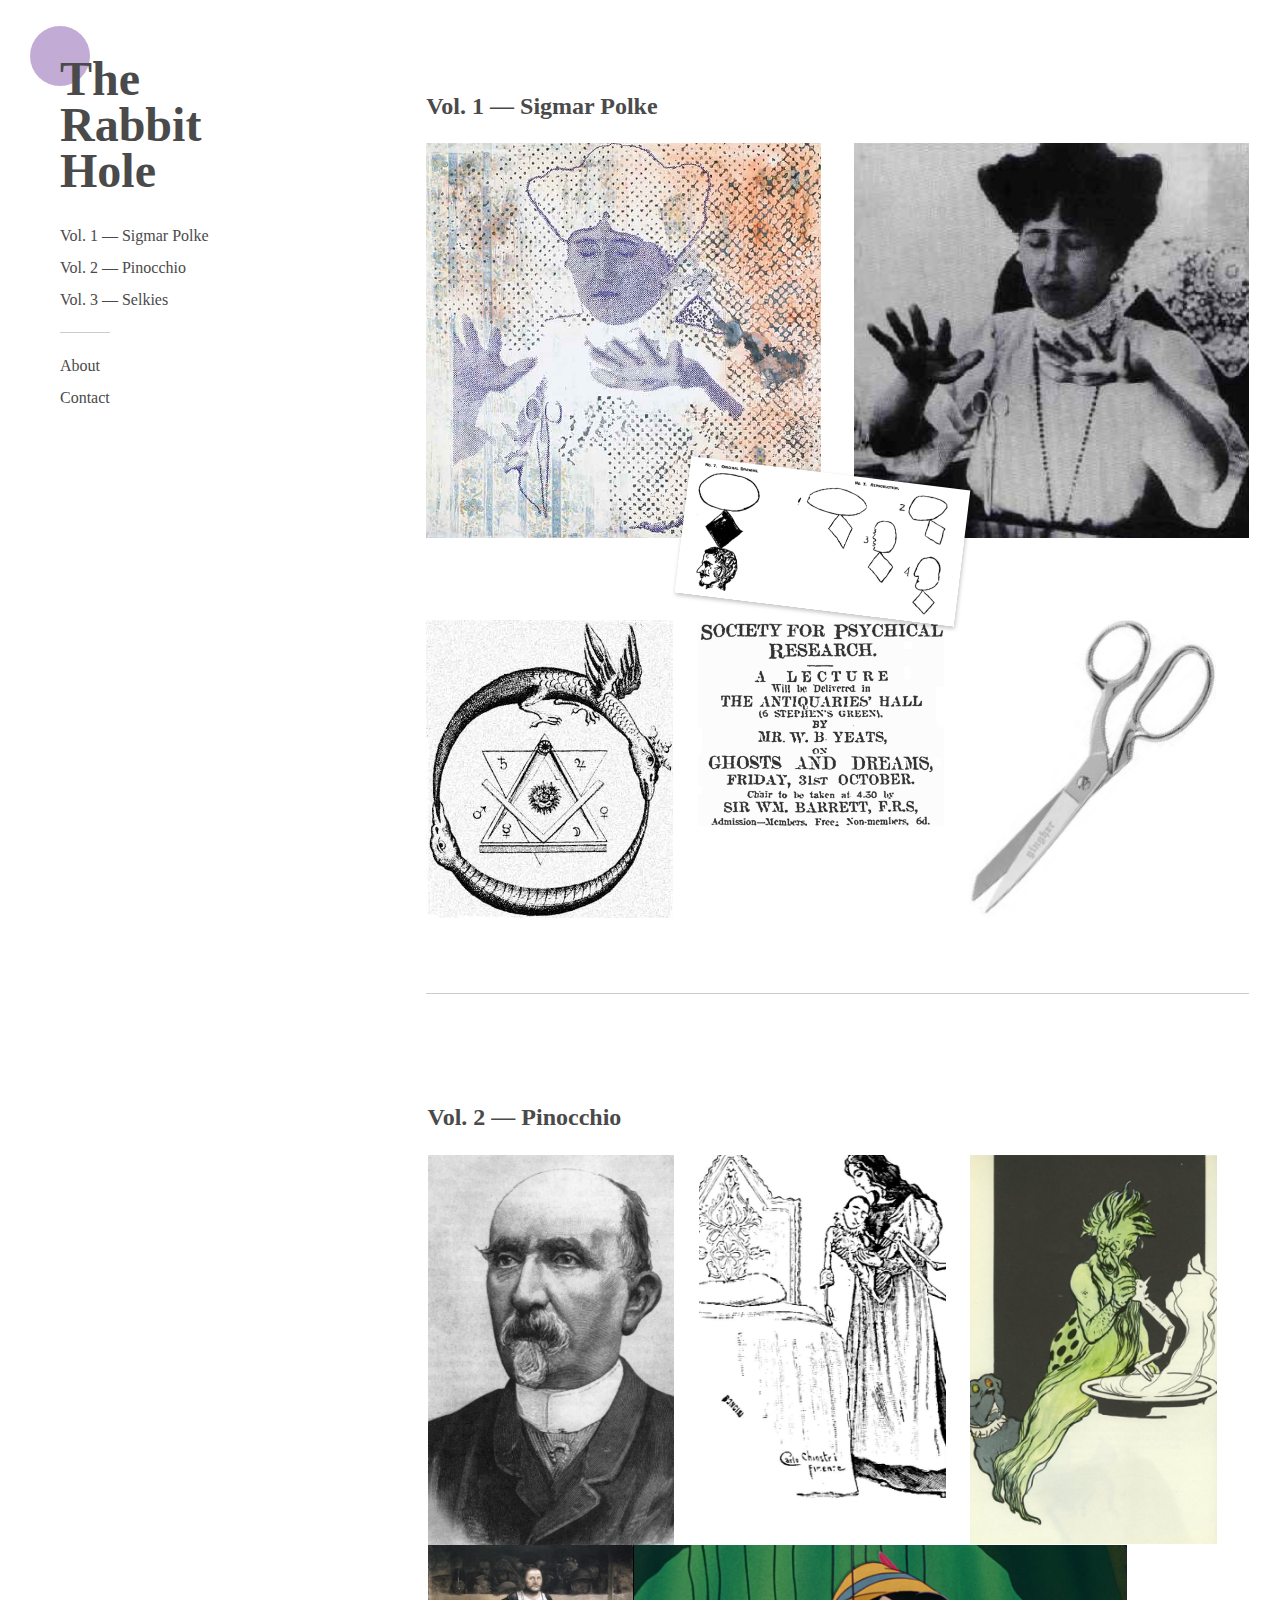
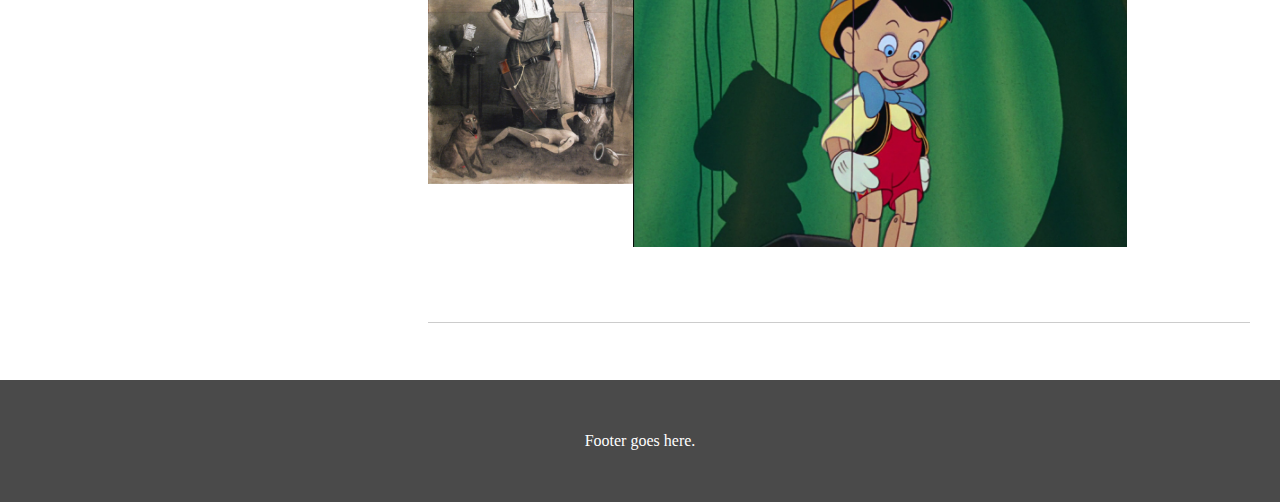
<file: index.html>
<!doctype html>
<html class="no-js" lang="">
<head>
  <meta charset="utf-8">
  <meta http-equiv="X-UA-Compatible" content="IE=edge">
  <title></title>
  <meta name="description" content="">
  <meta name="viewport" content="width=device-width, initial-scale=1">

  <link rel="apple-touch-icon" href="apple-touch-icon.png">
  <!-- Place favicon.ico in the root directory -->

  <link rel="stylesheet" href="css/normalize.css">
  <link rel="stylesheet" href="css/main.css">
  <script src="js/vendor/modernizr-2.8.3.min.js"></script>
</head>
<body>
  <!--[if lt IE 8]>
      <p class="browserupgrade">You are using an <strong>outdated</strong> browser. Please <a href="http://browsehappy.com/">upgrade your browser</a> to improve your experience.</p>
  <![endif]-->

  <!-- Add your site or application content here -->

  <header>
    <div class="sidenav">
      <h1><a href="index.html">The<br>Rabbit<br>Hole</a></h1>
      <nav>
      <a class="navlink" href="#">Vol. 1 — Sigmar Polke</a>
        <a class="navlink" href="#">Vol. 2 — Pinocchio</a>
        <a class="navlink" href="#">Vol. 3 — Selkies</a>
        <hr class="navhr">
        <a class="navlink" href="#">About</a>
        <a class="navlink" href="#">Contact</a>
      </nav>
      <div class="hole"></div>
    </div>
  </header>

  <div class="firstarticle collage1">
    <a class="label clearfix" href="page2.html">
      <h2>Vol. 1 — Sigmar Polke</h2>
      <img class="sigmar" src="img/vol1/sigmar_polke_scissors.jpg" alt="Sigmar Polke">
      <img class="stanislawa" src="img/vol1/stanislawa.jpg" alt="Stanislawa">
      <img class="drawing" src="img/vol1/drawing_believing.jpg" alt="Drawing Believing">
      <img class="oroboro" src="img/vol1/oroboro.jpg" alt="Oroboro">
      <img class="society" src="img/vol1/society.jpg" alt="Society">
      <img class="scissors" src="img/vol1/scissors.png" alt="Scissors">

    </a>
    <hr class="articlehr">
  </div>

  <div class="secondarticle collage2">
    <a class="label clearfix" href="#">
      <h2>Vol. 2 — Pinocchio</h2>
      <img class="carlo" src="img/vol2/carlo_collodi.png" alt="Carlo Collodi">
      <img class="fairy" src="img/vol2/fairy_woodcut.png" alt="Blue Fairy Woodcut">
      <img class="fisherman" src="img/vol2/greenfisherman.png" alt="Green Fisherman">
      <img class="morte" src="img/vol2/una_probabile_morte.png" alt="Une Probabile Morte de Pinocchio">
      <img class="disney" src="img/vol2/pinocchio_1940.png" alt="Disney's Pinocchio">
    </a>
    <hr class="articlehr">
  </div>



<!--           <div class="article">
            <a class="label" href="#">
            <h2>Vol. 2 — Barbara "Joe" Carstairs</h2>
            <img class="sigmar" src="img/vol1/sigmar_polke_scissors.jpg" alt="Sigmar Polke">
            <img class="stanislawa" src="img/vol1/stanislawa.jpg" alt="Stanislawa">
            <img class="oroboro" src="img/vol1/oroboro.jpg" alt="Oroboro">
            <img class="drawing" src="img/vol1/drawing_believing.jpg" alt="Drawing Believing">
            <img class="society" src="img/vol1/society.jpg" alt="Society">
            <img class="scissors" src="img/vol1/scissors.jpg" alt="Scissors">
        </a>
      </div> -->

      <footer>Footer goes here.</footer>

      <script src="//ajax.googleapis.com/ajax/libs/jquery/1.11.2/jquery.min.js"></script>
      <script>window.jQuery || document.write('<script src="js/vendor/jquery-1.11.2.min.js"><\/script>')</script>
      <script src="js/plugins.js"></script>
      <script src="js/main.js"></script>

      <!-- Google Analytics: change UA-XXXXX-X to be your site's ID. -->
      <script>
        (function(b,o,i,l,e,r){b.GoogleAnalyticsObject=l;b[l]||(b[l]=
          function(){(b[l].q=b[l].q||[]).push(arguments)});b[l].l=+new Date;
        e=o.createElement(i);r=o.getElementsByTagName(i)[0];
        e.src='//www.google-analytics.com/analytics.js';
        r.parentNode.insertBefore(e,r)}(window,document,'script','ga'));
        ga('create','UA-XXXXX-X','auto');ga('send','pageview');
      </script>
    </body>
    </html>
</file>
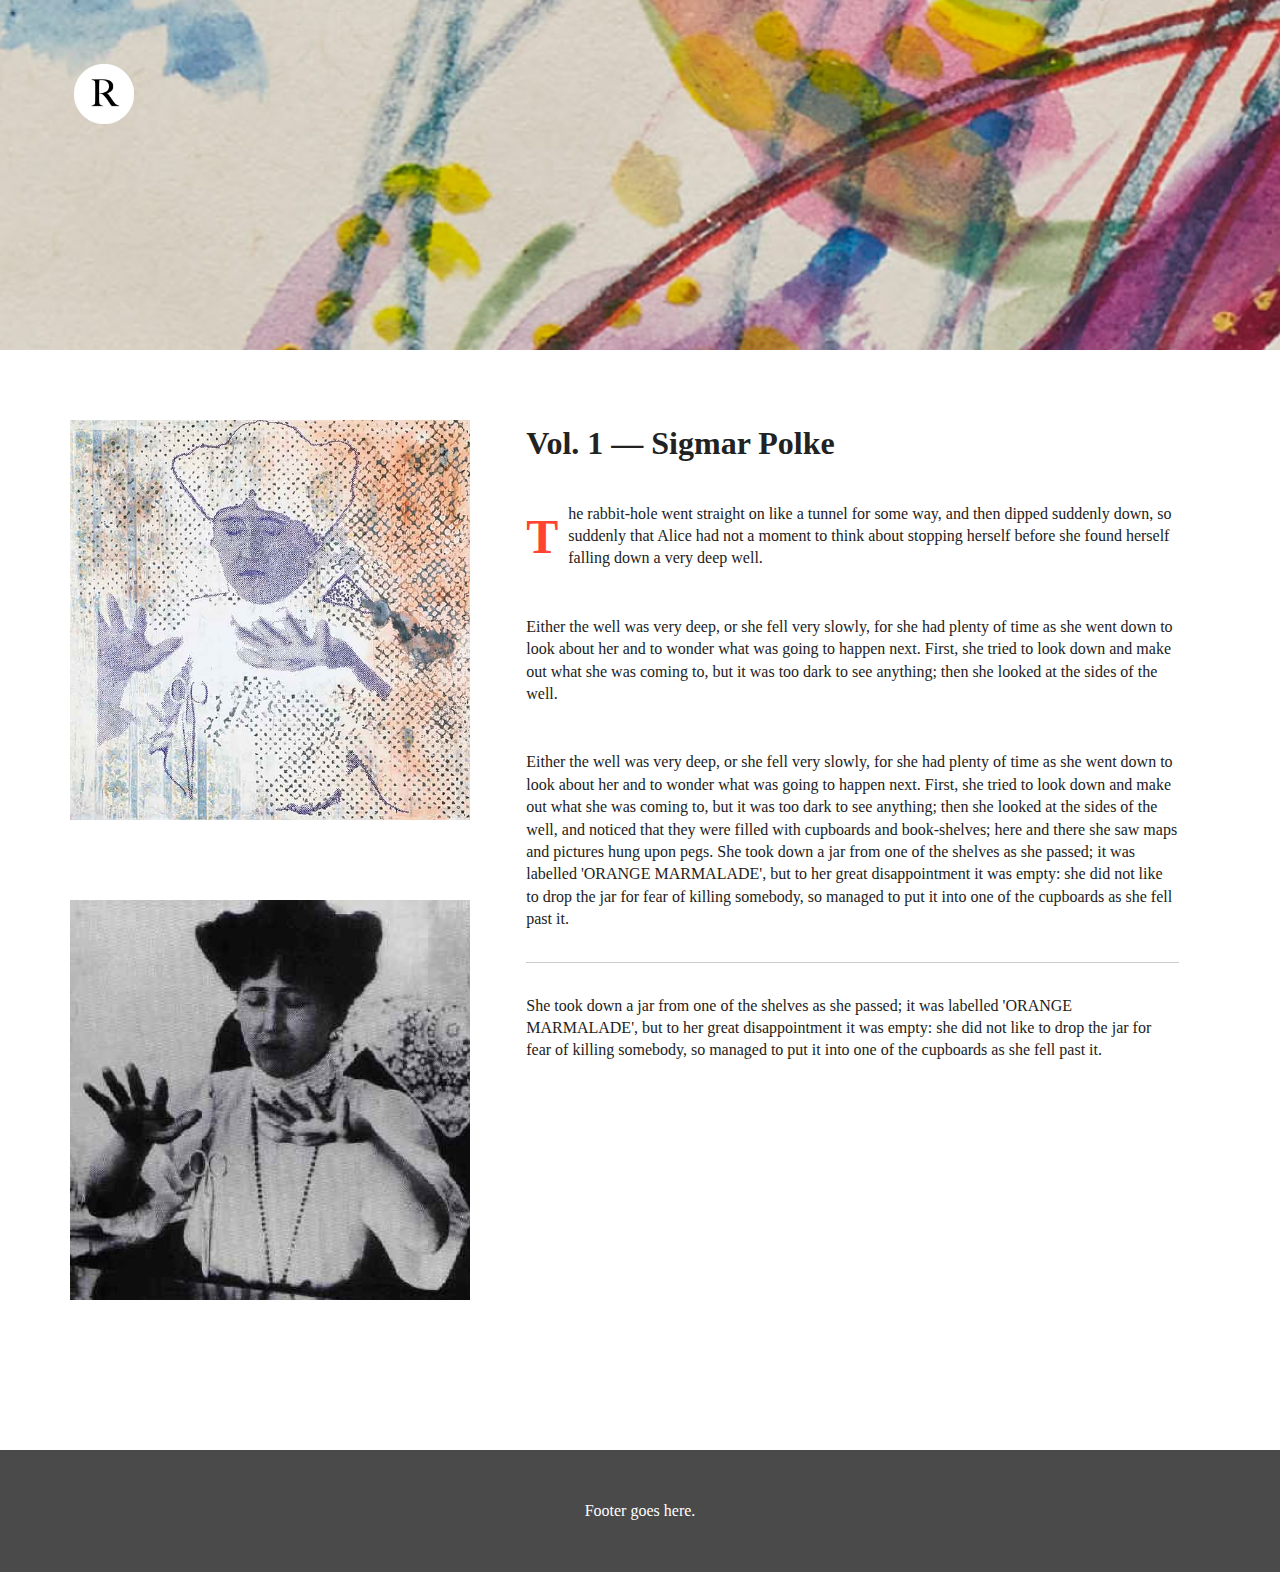
<file: page2.html>
<!doctype html>
<html class="no-js" lang="">
    <head>
        <meta charset="utf-8">
        <meta http-equiv="X-UA-Compatible" content="IE=edge">
        <title></title>
        <meta name="description" content="">
        <meta name="viewport" content="width=device-width, initial-scale=1">

        <link rel="apple-touch-icon" href="apple-touch-icon.png">
        <!-- Place favicon.ico in the root directory -->

        <link rel="stylesheet" href="css/normalize.css">
        <link rel="stylesheet" href="css/main.css">
        <script src="js/vendor/modernizr-2.8.3.min.js"></script>
    </head>
    <body>
        <!--[if lt IE 8]>
            <p class="browserupgrade">You are using an <strong>outdated</strong> browser. Please <a href="http://browsehappy.com/">upgrade your browser</a> to improve your experience.</p>
        <![endif]-->

        <!-- Add your site or application content here -->
        <header>
            <div class="header"></div>
            <a href="index.html">
            <img class="logo" src="img/vol1/logo.png">
            </a>
        </header>
        
<!--         <div class="sidebararticle collage1">
            <a class="label clearfix" href="page2.html">
              <img src="img/vol1/sigmar_polke_scissors.jpg" alt="Sigmar Polke">
              <img class="stanislawa" src="img/vol1/stanislawa.jpg" alt="Stanislawa">
              <img class="drawing drawing-sidebar" src="img/vol1/drawing_believing.jpg" alt="Drawing Believing">
              <img class="oroboro" src="img/vol1/oroboro.jpg" alt="Oroboro">
              <img class="society" src="img/vol1/society.jpg" alt="Society">
              <img class="scissors" src="img/vol1/scissors.png" alt="Scissors">
          </a>
      </div> -->

        

    <!--     <div class="sidenav"></div> -->    
        <div class="images">
            <img src="img/vol1/sigmar_polke_scissors.jpg" alt="Sigmar Polke">
            <img src="img/vol1/stanislawa.jpg" alt="Stanislawa">
        </div>

        <div class="articletext">
            <h1>Vol. 1 — Sigmar Polke</h1>
            <p class="intro body">The rabbit-hole went straight on like a tunnel for some way, and then dipped suddenly down, so suddenly that Alice had not a moment to think about stopping herself before she found herself falling down a very deep well. </p>

            <p class="body"> Either the well was very deep, or she fell very slowly, for she had plenty of time as she went down to look about her and to wonder what was going to happen next. First, she tried to look down and make out what she was coming to, but it was too dark to see anything; then she looked at the sides of the well.
            </p>

             <p class="body"> Either the well was very deep, or she fell very slowly, for she had plenty of time as she went down to look about her and to wonder what was going to happen next. First, she tried to look down and make out what she was coming to, but it was too dark to see anything; then she looked at the sides of the well, and noticed that they were filled with cupboards and book-shelves; here and there she saw maps and pictures hung upon pegs. She took down a jar from one of the shelves as she passed; it was labelled 'ORANGE MARMALADE', but to her great disappointment it was empty: she did not like to drop the jar for fear of killing somebody, so managed to put it into one of the cupboards as she fell past it.
            </p>
            
            <hr>

             <p class="body"> She took down a jar from one of the shelves as she passed; it was labelled 'ORANGE MARMALADE', but to her great disappointment it was empty: she did not like to drop the jar for fear of killing somebody, so managed to put it into one of the cupboards as she fell past it.
            </p>
        </div>

        <footer>Footer goes here.</footer>

        <script src="//ajax.googleapis.com/ajax/libs/jquery/1.11.2/jquery.min.js"></script>
        <script>window.jQuery || document.write('<script src="js/vendor/jquery-1.11.2.min.js"><\/script>')</script>
        <script src="js/plugins.js"></script>
        <script src="js/main.js"></script>

        <!-- Google Analytics: change UA-XXXXX-X to be your site's ID. -->
        <script>
            (function(b,o,i,l,e,r){b.GoogleAnalyticsObject=l;b[l]||(b[l]=
            function(){(b[l].q=b[l].q||[]).push(arguments)});b[l].l=+new Date;
            e=o.createElement(i);r=o.getElementsByTagName(i)[0];
            e.src='//www.google-analytics.com/analytics.js';
            r.parentNode.insertBefore(e,r)}(window,document,'script','ga'));
            ga('create','UA-XXXXX-X','auto');ga('send','pageview');
        </script>
    </body>
</html>
</file>
<file: css/main.css>
/*! HTML5 Boilerplate v5.0.0 | MIT License | http://h5bp.com/ */

/*
 * What follows is the result of much research on cross-browser styling.
 * Credit left inline and big thanks to Nicolas Gallagher, Jonathan Neal,
 * Kroc Camen, and the H5BP dev community and team.
 */

/* ==========================================================================
   Base styles: opinionated defaults
   ========================================================================== */
* {
  box-sizing: border-box;
}

html {
    color: #222;
    font-size: 1em;
    line-height: 1.4;
    font-family: 'Bodoni MT', 'Didot LT STD', 'Book Antiqua', 'Times New Roman', serif;
}

h1 a {
    text-decoration: none;
    font-size: 1.5em;
    color: #4a4a4a;
    line-height: .75em;
}

nav a:hover {
/*     height: 15px;
    width: 60px; */
    background-color: #C2ABD5;
    transition: all .3s ease-in-out;
}

.navhr {
    width: 50px;
}

.articlehr {
    margin-top: 75px;
}

a.label {
    text-decoration: none;
    color: #4a4a4a;
 
}

nav a {
    display: block;
    text-decoration: none;
    color: #4a4a4a;
    line-height: 2em;
}


h2 {
    padding-top: 30px;
}

.first {
    padding-top: 0px;
}

p {
    padding-top: 15px;
    padding-bottom: 15px;
}

.sidenav {
    text-decoration: none;
    width: 33.3%;
    float: left;
    padding: 40px 30px 20px 60px;
    position: relative;
}

.hole {
    height: 60px;
    width: 60px;
    background-color: #C2ABD5;
    border-radius: 40px;
    position: absolute;
    top: 6%;
    left: 7%;
    z-index: -2;
}
/* front page collage styles*/
.collage1 {
    position: relative;
    width:  66.6%;
    float: left;
    padding: 40px 30px 40px 0px;
}

.collage1 img:nth-of-type(-n+2) {
    width:  48%;
    float:  left;
}

.collage1 img:first-of-type {
    margin-right: 4%;

}

/* Last three images */
.collage1 img:nth-of-type(n+4) {
    width:  30%;
    float:  left;
    margin-top: 10%;
    margin-right: 3%;
}

/* image in the middle */
.collage1 img:nth-of-type(3) {
    position: absolute;
    transform: rotate(7deg);
    box-shadow: 1px 2px 4px rgba(0, 0, 0, .25);
    width: 33%;
    top: 45%;
    left: 30%;
    z-index: 5;
}

/* second collage
 */
.collage2 {
    position: relative;
    width:  66.6%;
    float: right;
    padding: 0px 30px 40px 0px;
}

.collage2 img:nth-of-type(-n+3) {
    width:  30%;
    float:  left;
    margin-right: 3%
}

.morte {
    clear: both;
    width: 25%;
    float:  left;
}

.disney {
    width: 60%;
    float:  left;
}
/* .collage2 img:nth-of-type(n+4) {
    width:  48%;
    float: left;
    margin-right: 4%;
    margin-top: 4%;
} */

/* .collage2 img:nth-of-type(5) {
    width:  60%;
    float:  left;
    margin-top: 4%;
} */

/* hover styles */
.collage1 img,
.collage2 img {
    transition: all .5s ease-in-out;
    box-shadow: 0;
    -webkit-transform: translateX(0);
    transform: translateX();
}

.collage1 img:hover,
.collage2 img:hover {
    box-shadow: 5px 5px #FF4531;
    -webkit-transform: translateX(-3px);
    transform: translateX(-3px);
}

/* Page 2 Styles */

.sidebararticle {
    width: 25%;
    float: left;
    padding: 40px 30px 20px 60px;
}

.sidebararticle img:nth-of-type(3) {
    left: 35%;
    top: 40%;
}
.articletext {
    float: left;
}

 .sidenav2 {
    font-size: .5em;
    padding: 40px 30px 20px 60px;
 }

.article {
    width: 66.6%;
    position: relative;
    float: right;
    padding: 0px 30px 40px 0px;
}

.articleimage {
    width: 400px;
}

/* footer styles*/
 footer {
    background-color: #4A4A4A;
    color: white;
    clear: both;
    padding: 50px 20px 50px 20px;
    text-align: center;
}

/* alt page styles */

.header {
  height: 350px;
  background: url('../img/vol1/facehand.png');
  background-size: cover;
/*   margin: 0 auto; */
  background-attachment: fixed;
}

.images {
    width: 33.3%;
    float: left;
    padding: 70px;
}

.images img {
    width: 400px;
    padding-bottom: 80px;
}

.image2 {

}

.articletext {
    width: 66.6%;
    float: left;
    padding:  50px 100px;
}


.logo {
    width: 80px;
    position: absolute;
    top: 6%;
    left: 5%;
    z-index: 1;
}

p.intro:first-letter {
 font-size : 300%;
 font-weight : bold;
 float : left;
 width : 1em;
 height: 1em;
 color : #FF4531;
 padding-right: 10px;
 }
/*
 * Remove text-shadow in selection highlight:
 * https://twitter.com/miketaylr/status/12228805301
 *
 * These selection rule sets have to be separate.
 * Customize the background color to match your design.
 */

::-moz-selection {
    background: #b3d4fc;
    text-shadow: none;
}

::selection {
    background: #b3d4fc;
    text-shadow: none;
}

/*
 * A better looking default horizontal rule
 */

hr {
    display: block;
    height: 1px;
    border: 0;
    border-top: 1px solid #ccc;
    margin: 1em 0;
    padding: 0;
}

/*
 * Remove the gap between audio, canvas, iframes,
 * images, videos and the bottom of their containers:
 * https://github.com/h5bp/html5-boilerplate/issues/440
 */

audio,
canvas,
iframe,
img,
svg,
video {
    vertical-align: middle;
}

/*
 * Remove default fieldset styles.
 */

fieldset {
    border: 0;
    margin: 0;
    padding: 0;
}

/*
 * Allow only vertical resizing of textareas.
 */

textarea {
    resize: vertical;
}

/* ==========================================================================
   Browser Upgrade Prompt
   ========================================================================== */

.browserupgrade {
    margin: 0.2em 0;
    background: #ccc;
    color: #000;
    padding: 0.2em 0;
}

/* ==========================================================================
   Author's custom styles
   ========================================================================== */

















/* ==========================================================================
   Helper classes
   ========================================================================== */

/*
 * Hide visually and from screen readers:
 * http://juicystudio.com/article/screen-readers-display-none.php
 */

.hidden {
    display: none !important;
    visibility: hidden;
}

/*
 * Hide only visually, but have it available for screen readers:
 * http://snook.ca/archives/html_and_css/hiding-content-for-accessibility
 */

.visuallyhidden {
    border: 0;
    clip: rect(0 0 0 0);
    height: 1px;
    margin: -1px;
    overflow: hidden;
    padding: 0;
    position: absolute;
    width: 1px;
}

/*
 * Extends the .visuallyhidden class to allow the element
 * to be focusable when navigated to via the keyboard:
 * https://www.drupal.org/node/897638
 */

.visuallyhidden.focusable:active,
.visuallyhidden.focusable:focus {
    clip: auto;
    height: auto;
    margin: 0;
    overflow: visible;
    position: static;
    width: auto;
}

/*
 * Hide visually and from screen readers, but maintain layout
 */

.invisible {
    visibility: hidden;
}

/*
 * Clearfix: contain floats
 *
 * For modern browsers
 * 1. The space content is one way to avoid an Opera bug when the
 *    `contenteditable` attribute is included anywhere else in the document.
 *    Otherwise it causes space to appear at the top and bottom of elements
 *    that receive the `clearfix` class.
 * 2. The use of `table` rather than `block` is only necessary if using
 *    `:before` to contain the top-margins of child elements.
 */

.clearfix:before,
.clearfix:after {
    content: " "; /* 1 */
    display: table; /* 2 */
}

.clearfix:after {
    clear: both;
}

/* ==========================================================================
   EXAMPLE Media Queries for Responsive Design.
   These examples override the primary ('mobile first') styles.
   Modify as content requires.
   ========================================================================== */

@media only screen and (min-width: 35em) {
    /* Style adjustments for viewports that meet the condition */
}

@media print,
       (-o-min-device-pixel-ratio: 5/4),
       (-webkit-min-device-pixel-ratio: 1.25),
       (min-resolution: 120dpi) {
    /* Style adjustments for high resolution devices */
}

/* ==========================================================================
   Print styles.
   Inlined to avoid the additional HTTP request:
   http://www.phpied.com/delay-loading-your-print-css/
   ========================================================================== */

@media print {
    *,
    *:before,
    *:after {
        background: transparent !important;
        color: #000 !important; /* Black prints faster:
                                   http://www.sanbeiji.com/archives/953 */
        box-shadow: none !important;
        text-shadow: none !important;
    }

    a,
    a:visited {
        text-decoration: underline;
    }

    a[href]:after {
        content: " (" attr(href) ")";
    }

    abbr[title]:after {
        content: " (" attr(title) ")";
    }

    /*
     * Don't show links that are fragment identifiers,
     * or use the `javascript:` pseudo protocol
     */

    a[href^="#"]:after,
    a[href^="javascript:"]:after {
        content: "";
    }

    pre,
    blockquote {
        border: 1px solid #999;
        page-break-inside: avoid;
    }

    /*
     * Printing Tables:
     * http://css-discuss.incutio.com/wiki/Printing_Tables
     */

    thead {
        display: table-header-group;
    }

    tr,
    img {
        page-break-inside: avoid;
    }

    img {
        max-width: 100% !important;
    }

    p,
    h2,
    h3 {
        orphans: 3;
        widows: 3;
    }

    h2,
    h3 {
        page-break-after: avoid;
    }
}
</file>
